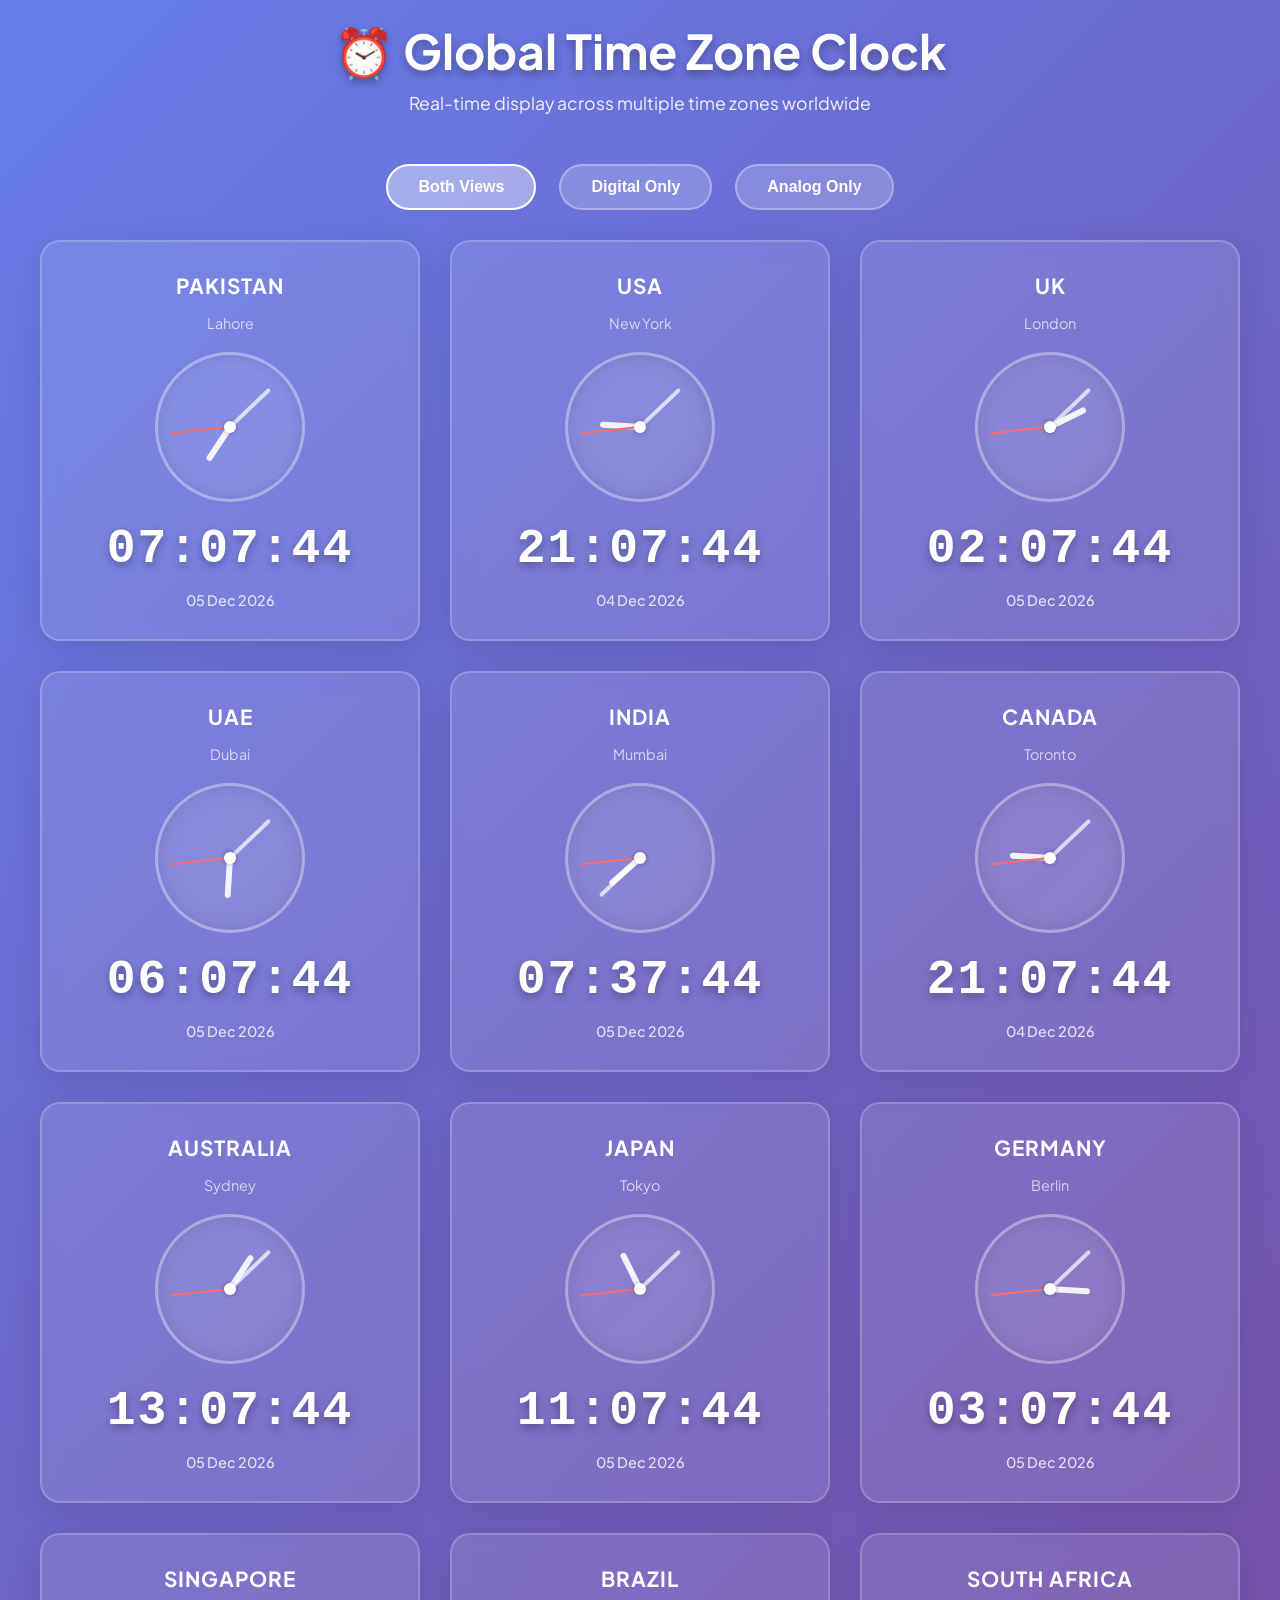
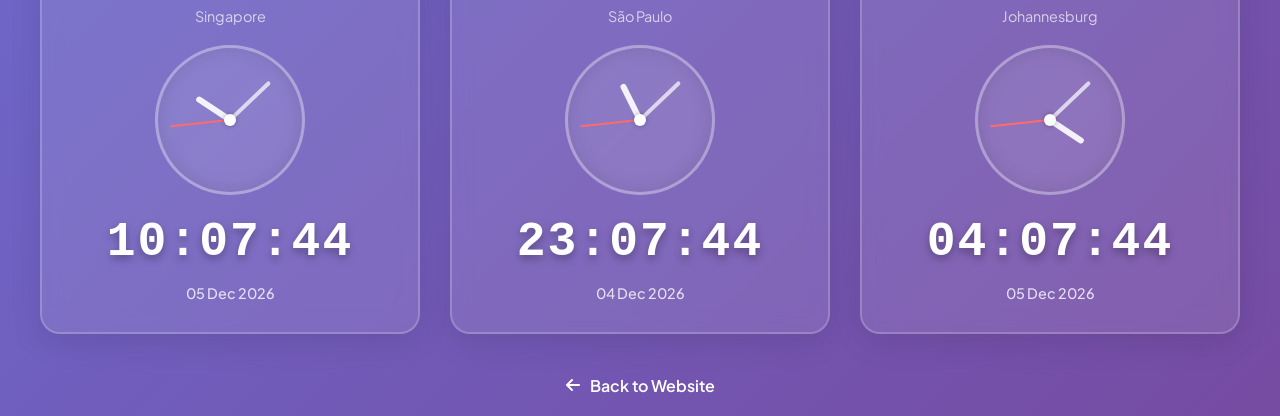
<file: clock.html>
<!DOCTYPE html>
<html lang="en">
<head>
    <meta charset="UTF-8">
    <meta name="viewport" content="width=device-width, initial-scale=1.0">
    <title>Multi-Timezone Digital Clock</title>
    <link rel="stylesheet" href="https://cdnjs.cloudflare.com/ajax/libs/font-awesome/6.0.0/css/all.min.css">
    <link href="https://fonts.googleapis.com/css2?family=Plus+Jakarta+Sans:wght@300;400;600;800&display=swap" rel="stylesheet">
    <style>
        * {
            margin: 0;
            padding: 0;
            box-sizing: border-box;
        }

        body {
            font-family: 'Plus Jakarta Sans', sans-serif;
            background: linear-gradient(135deg, #667eea 0%, #764ba2 100%);
            min-height: 100vh;
            display: flex;
            align-items: center;
            justify-content: center;
            padding: 20px;
        }

        .container {
            max-width: 1200px;
            width: 100%;
        }

        .header {
            text-align: center;
            color: white;
            margin-bottom: 50px;
        }

        .header h1 {
            font-size: 3rem;
            margin-bottom: 10px;
            text-shadow: 0 4px 8px rgba(0,0,0,0.3);
        }

        .header p {
            font-size: 1.1rem;
            opacity: 0.9;
        }

        .clocks-grid {
            display: grid;
            grid-template-columns: repeat(auto-fit, minmax(280px, 1fr));
            gap: 30px;
            margin-bottom: 40px;
        }

        .clock-card {
            background: rgba(255, 255, 255, 0.1);
            backdrop-filter: blur(10px);
            border-radius: 20px;
            padding: 30px;
            border: 2px solid rgba(255, 255, 255, 0.2);
            box-shadow: 0 8px 32px rgba(0, 0, 0, 0.1);
            transition: 0.4s ease;
            text-align: center;
        }

        .clock-card:hover {
            border-color: rgba(255, 255, 255, 0.4);
            transform: translateY(-10px);
            box-shadow: 0 12px 40px rgba(0, 0, 0, 0.2);
        }

        .timezone-name {
            color: #fff;
            font-size: 1.3rem;
            font-weight: 700;
            margin-bottom: 15px;
            text-transform: uppercase;
            letter-spacing: 1px;
        }

        .city-name {
            color: rgba(255, 255, 255, 0.7);
            font-size: 0.9rem;
            margin-bottom: 20px;
        }

        .digital-clock {
            font-size: 3rem;
            font-weight: 800;
            color: #fff;
            font-family: 'Courier New', monospace;
            letter-spacing: 2px;
            margin-bottom: 15px;
            text-shadow: 0 4px 8px rgba(0,0,0,0.3);
        }

        .analog-clock {
            width: 150px;
            height: 150px;
            margin: 20px auto;
            background: rgba(255, 255, 255, 0.1);
            border-radius: 50%;
            border: 3px solid rgba(255, 255, 255, 0.3);
            position: relative;
            box-shadow: inset 0 0 20px rgba(0,0,0,0.1);
        }

        .clock-center {
            width: 12px;
            height: 12px;
            background: white;
            border-radius: 50%;
            position: absolute;
            top: 50%;
            left: 50%;
            transform: translate(-50%, -50%);
            z-index: 10;
            box-shadow: 0 0 5px rgba(0,0,0,0.3);
        }

        .hand {
            position: absolute;
            bottom: 50%;
            left: 50%;
            transform-origin: bottom center;
            border-radius: 10px;
        }

        .hour-hand {
            width: 6px;
            height: 40px;
            background: rgba(255, 255, 255, 0.9);
            margin-left: -3px;
        }

        .minute-hand {
            width: 4px;
            height: 55px;
            background: rgba(255, 255, 255, 0.7);
            margin-left: -2px;
        }

        .second-hand {
            width: 2px;
            height: 60px;
            background: #ff6b6b;
            margin-left: -1px;
        }

        .date-info {
            color: rgba(255, 255, 255, 0.8);
            font-size: 0.9rem;
            margin-top: 15px;
            font-weight: 500;
        }

        .toggle-section {
            text-align: center;
            margin-bottom: 30px;
        }

        .toggle-btn {
            background: rgba(255, 255, 255, 0.2);
            color: white;
            border: 2px solid rgba(255, 255, 255, 0.3);
            padding: 12px 30px;
            border-radius: 25px;
            font-size: 1rem;
            cursor: pointer;
            transition: 0.3s ease;
            margin: 0 10px;
            font-weight: 600;
        }

        .toggle-btn:hover {
            background: rgba(255, 255, 255, 0.3);
            border-color: rgba(255, 255, 255, 0.5);
        }

        .toggle-btn.active {
            background: rgba(255, 255, 255, 0.4);
            border-color: white;
        }

        .back-link {
            text-align: center;
            margin-top: 40px;
        }

        .back-link a {
            color: white;
            text-decoration: none;
            font-weight: 600;
            font-size: 1rem;
            transition: 0.3s ease;
            display: inline-flex;
            align-items: center;
            gap: 10px;
        }

        .back-link a:hover {
            opacity: 0.8;
            transform: translateX(-5px);
        }

        @media (max-width: 768px) {
            .header h1 {
                font-size: 2rem;
            }

            .clocks-grid {
                grid-template-columns: 1fr;
                gap: 20px;
            }

            .digital-clock {
                font-size: 2rem;
            }

            .toggle-btn {
                display: block;
                margin: 10px auto;
            }
        }
    </style>
</head>
<body>
    <div class="container">
        <div class="header">
            <h1>⏰ Global Time Zone Clock</h1>
            <p>Real-time display across multiple time zones worldwide</p>
        </div>

        <div class="toggle-section">
            <button class="toggle-btn active" onclick="toggleView('both')">Both Views</button>
            <button class="toggle-btn" onclick="toggleView('digital')">Digital Only</button>
            <button class="toggle-btn" onclick="toggleView('analog')">Analog Only</button>
        </div>

        <div class="clocks-grid" id="clocksGrid"></div>

        <div class="back-link">
            <a href="index.html"><i class="fas fa-arrow-left"></i> Back to Website</a>
        </div>
    </div>

    <script>
        const timeZones = [
            { name: 'Pakistan', city: 'Lahore', timezone: 'Asia/Karachi' },
            { name: 'USA', city: 'New York', timezone: 'America/New_York' },
            { name: 'UK', city: 'London', timezone: 'Europe/London' },
            { name: 'UAE', city: 'Dubai', timezone: 'Asia/Dubai' },
            { name: 'India', city: 'Mumbai', timezone: 'Asia/Kolkata' },
            { name: 'Canada', city: 'Toronto', timezone: 'America/Toronto' },
            { name: 'Australia', city: 'Sydney', timezone: 'Australia/Sydney' },
            { name: 'Japan', city: 'Tokyo', timezone: 'Asia/Tokyo' },
            { name: 'Germany', city: 'Berlin', timezone: 'Europe/Berlin' },
            { name: 'Singapore', city: 'Singapore', timezone: 'Asia/Singapore' },
            { name: 'Brazil', city: 'São Paulo', timezone: 'America/Sao_Paulo' },
            { name: 'South Africa', city: 'Johannesburg', timezone: 'Africa/Johannesburg' }
        ];

        let viewMode = 'both';

        function createClockCard(tz) {
            return `
                <div class="clock-card">
                    <div class="timezone-name">${tz.name}</div>
                    <div class="city-name">${tz.city}</div>
                    
                    <div id="analog-${tz.timezone}" class="analog-clock" style="display: ${viewMode === 'digital' ? 'none' : 'block'}">
                        <div class="hand hour-hand" style="transform: rotate(0deg)"></div>
                        <div class="hand minute-hand" style="transform: rotate(0deg)"></div>
                        <div class="hand second-hand" style="transform: rotate(0deg)"></div>
                        <div class="clock-center"></div>
                    </div>
                    
                    <div id="digital-${tz.timezone}" class="digital-clock" style="display: ${viewMode === 'analog' ? 'none' : 'block'}">00:00:00</div>
                    <div class="date-info" id="date-${tz.timezone}"></div>
                </div>
            `;
        }

        function updateClock(tz) {
            const formatter = new Intl.DateTimeFormat('en-US', {
                timeZone: tz.timezone,
                hour: '2-digit',
                minute: '2-digit',
                second: '2-digit',
                hour12: false,
                year: 'numeric',
                month: 'short',
                day: '2-digit'
            });

            const now = new Date();
            const parts = formatter.formatToParts(now);
            const timeObj = {};
            parts.forEach(part => {
                timeObj[part.type] = part.value;
            });

            // Update digital clock
            const digitalElement = document.getElementById(`digital-${tz.timezone}`);
            if (digitalElement) {
                digitalElement.textContent = `${timeObj.hour}:${timeObj.minute}:${timeObj.second}`;
            }

            // Update date info
            const dateElement = document.getElementById(`date-${tz.timezone}`);
            if (dateElement) {
                dateElement.textContent = `${timeObj.day} ${timeObj.month} ${timeObj.year}`;
            }

            // Update analog clock
            const analogElement = document.getElementById(`analog-${tz.timezone}`);
            if (analogElement) {
                const hour = parseInt(timeObj.hour);
                const minute = parseInt(timeObj.minute);
                const second = parseInt(timeObj.second);

                const hourDeg = (hour % 12) * 30 + minute * 0.5;
                const minuteDeg = minute * 6 + second * 0.1;
                const secondDeg = second * 6;

                const hourHand = analogElement.querySelector('.hour-hand');
                const minuteHand = analogElement.querySelector('.minute-hand');
                const secondHand = analogElement.querySelector('.second-hand');

                if (hourHand) hourHand.style.transform = `rotate(${hourDeg}deg)`;
                if (minuteHand) minuteHand.style.transform = `rotate(${minuteDeg}deg)`;
                if (secondHand) secondHand.style.transform = `rotate(${secondDeg}deg)`;
            }
        }

        function initializeClocks() {
            const grid = document.getElementById('clocksGrid');
            grid.innerHTML = timeZones.map(tz => createClockCard(tz)).join('');
            updateAllClocks();
        }

        function updateAllClocks() {
            timeZones.forEach(tz => updateClock(tz));
        }

        function toggleView(mode) {
            viewMode = mode;
            
            // Update button states
            document.querySelectorAll('.toggle-btn').forEach(btn => {
                btn.classList.remove('active');
            });
            event.target.classList.add('active');

            // Update display
            timeZones.forEach(tz => {
                const analogElement = document.getElementById(`analog-${tz.timezone}`);
                const digitalElement = document.getElementById(`digital-${tz.timezone}`);

                if (analogElement && digitalElement) {
                    if (mode === 'both') {
                        analogElement.style.display = 'block';
                        digitalElement.style.display = 'block';
                    } else if (mode === 'digital') {
                        analogElement.style.display = 'none';
                        digitalElement.style.display = 'block';
                    } else if (mode === 'analog') {
                        analogElement.style.display = 'block';
                        digitalElement.style.display = 'none';
                    }
                }
            });
        }

        // Initialize on page load
        window.addEventListener('load', initializeClocks);

        // Update clocks every second
        setInterval(updateAllClocks, 1000);
    </script>
</body>
</html>
</file>
